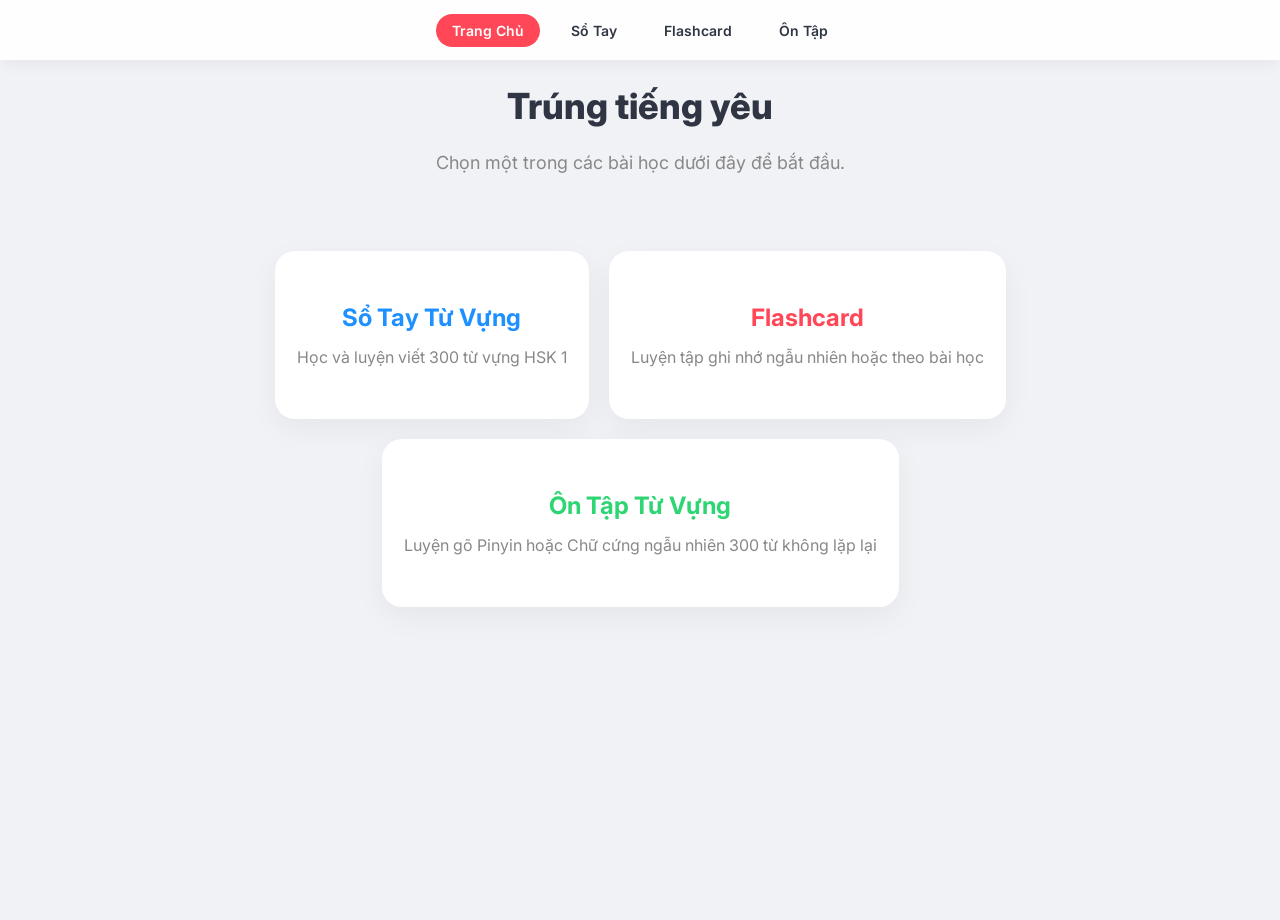
<file: index.html>
<!DOCTYPE html>
<html lang="vi">
<head>
    <meta charset="UTF-8">
    <meta name="viewport" content="width=device-width, initial-scale=1.0">
    <title>Trúng tiếng yêu</title>
    <link rel="stylesheet" href="css/style.css">
</head>
<body>
    <!-- NAVIGATION MENU -->
    <nav class="navbar">
        <ul class="nav-links">
            <li><a href="index.html" class="active">Trang Chủ</a></li>
            <li><a href="sotay.html">Sổ Tay</a></li>
            <li><a href="flashcard.html">Flashcard</a></li>
            <li><a href="ontap.html">Ôn Tập</a></li>
        </ul>
    </nav>

    <!-- MAIN CONTENT -->
    <div style="text-align: center; margin-top: 40px; margin-bottom: 20px;">
        <h1 style="color: var(--secondary); font-size: 36px; font-weight: 800;">Trúng tiếng yêu</h1>
        <p style="color: var(--text-muted); font-size: 18px;">Chọn một trong các bài học dưới đây để bắt đầu.</p>
    </div>

    <div class="home-container">
        <a href="sotay.html" class="menu-card" style="padding: 50px 20px;">
            <h3 style="color: #1e90ff; font-size: 24px;">Sổ Tay Từ Vựng</h3>
            <p style="font-size: 16px;">Học và luyện viết 300 từ vựng HSK 1</p>
        </a>
        <a href="flashcard.html" class="menu-card" style="padding: 50px 20px;">
            <h3 style="color: #ff4757; font-size: 24px;">Flashcard</h3>
            <p style="font-size: 16px;">Luyện tập ghi nhớ ngẫu nhiên hoặc theo bài học</p>
        </a>
        <a href="ontap.html" class="menu-card" style="padding: 50px 20px;">
            <h3 style="color: #2ed573; font-size: 24px;">Ôn Tập Từ Vựng</h3>
            <p style="font-size: 16px;">Luyện gõ Pinyin hoặc Chữ cứng ngẫu nhiên 300 từ không lặp lại</p>
        </a>
    </div>
</body>
</html>
</file>
<file: css/style.css>
@import url('https://fonts.googleapis.com/css2?family=Inter:wght@300;400;600;800&display=swap');

:root {
    --primary: #ff4757;
    --primary-dark: #d32f2f;
    --secondary: #2f3542;
    --bg: #f1f2f6;
    --bg-light: #f5f6fa;
    --text-main: #333;
    --text-muted: #888;
    --card-w: 420px;
    --card-h: 380px;
}

body {
    font-family: 'Inter', 'Segoe UI', system-ui, sans-serif;
    background: var(--bg);
    display: flex;
    flex-direction: column;
    align-items: center;
    /* justify-content: center; */
    min-height: 100vh;
    margin: 0;
    padding-top: 20px;
    /* space for fixed navbar */
}

/* ================================== */
/*          NAVIGATION MENU           */
/* ================================== */
.navbar {
    position: fixed;
    top: 0;
    left: 0;
    width: 100%;
    height: 60px;
    background: rgba(255, 255, 255, 0.9);
    backdrop-filter: blur(10px);
    box-shadow: 0 4px 15px rgba(0, 0, 0, 0.05);
    display: flex;
    justify-content: center;
    align-items: center;
    z-index: 1000;
}

.nav-links {
    display: flex;
    gap: 15px;
    list-style: none;
    padding: 0;
    margin: 0;
    flex-wrap: wrap;
    justify-content: center;
}

.nav-links li a {
    text-decoration: none;
    color: var(--secondary);
    font-weight: 600;
    font-size: 14px;
    padding: 8px 16px;
    border-radius: 20px;
    transition: all 0.3s ease;
}

.nav-links li a:hover,
.nav-links li a.active {
    background: var(--primary);
    color: white;
}

/* DROPDOWN MENU CSS */
.nav-links li {
    position: relative;
}

.nav-links .dropdown-content {
    display: none;
    position: absolute;
    background-color: white;
    min-width: 140px;
    box-shadow: 0px 8px 16px 0px rgba(0, 0, 0, 0.1);
    border-radius: 10px;
    top: 100%;
    left: 50%;
    transform: translateX(-50%);
    padding: 8px 0;
    z-index: 1001;
    list-style: none;
    margin-top: 5px;
}

.nav-links .dropdown-content li {
    width: 100%;
}

.nav-links .dropdown-content li a {
    display: block;
    padding: 10px 15px;
    color: var(--secondary);
    border-radius: 0;
    text-align: center;
    font-size: 13px;
    font-weight: 600;
}

.nav-links .dropdown-content li a:hover,
.nav-links .dropdown-content li a.active {
    background: #f1f2f6;
    color: var(--primary);
}

.nav-links li.dropdown:hover>.dropdown-content,
.nav-links li.dropdown-submenu:hover>.dropdown-content {
    display: block;
}

.nav-links .dropdown-submenu {
    position: relative;
}

.nav-links .dropdown-submenu>.dropdown-content {
    top: 0;
    left: 100%;
    transform: none;
    margin-top: -8px;
    margin-left: 0px;
}

/* ================================== */
/*            INDEX PAGE              */
/* ================================== */
.home-container {
    display: flex;
    flex-wrap: wrap;
    gap: 20px;
    justify-content: center;
    padding: 40px 20px;
    max-width: 1200px;
    width: 100%;
    box-sizing: border-box;
}

.menu-card {
    background: white;
    padding: 30px 20px;
    border-radius: 20px;
    text-align: center;
    box-shadow: 0 10px 30px rgba(0, 0, 0, 0.05);
    text-decoration: none;
    color: var(--secondary);
    transition: transform 0.3s ease, box-shadow 0.3s ease;
    border: 2px solid transparent;
}

.menu-card:hover {
    transform: translateY(-5px);
    box-shadow: 0 15px 35px rgba(0, 0, 0, 0.1);
    border-color: var(--primary);
}

.menu-card h3 {
    margin: 0 0 15px 0;
    font-size: 20px;
}

.menu-card p {
    margin: 0;
    font-size: 14px;
    color: var(--text-muted);
}

/* ================================== */
/*            SỔ TAY (SOTAY)          */
/* ================================== */
.sotay-container {
    display: flex;
    flex-direction: column;
    align-items: center;
    justify-content: center;
    flex-grow: 1;
}

.card-view {
    width: 440px;
    height: auto;
    min-height: 380px;
    background: white;
    border-radius: 20px;
    box-shadow: 0 15px 35px rgba(0, 0, 0, 0.1);
    border: 4px solid white;
    display: flex;
    flex-direction: column;
    align-items: center;
    padding: 15px 20px;
    box-sizing: border-box;
    position: relative;
    max-width: 95vw;
}

.info-header {
    text-align: center;
    width: 100%;
    border-bottom: 2px solid #f1f2f6;
    padding-bottom: 5px;
    margin-bottom: 5px;
}

.info-header .meaning {
    font-size: 28px;
    font-weight: bold;
    color: var(--secondary);
    margin-bottom: 2px;
}

.pinyin-box {
    display: flex;
    align-items: center;
    justify-content: center;
    gap: 10px;
}

.static-hanzi {
    font-size: 24px;
    font-weight: bold;
    color: var(--primary-dark);
}

.pinyin {
    font-size: 20px;
    color: #1e90ff;
    font-weight: bold;
}

#stroke-wrapper {
    display: flex;
    flex-wrap: nowrap;
    justify-content: center;
    align-items: center;
    gap: 8px;
    margin: 5px 0;
    min-height: 150px;
    width: 100%;
    overflow: hidden;
}

.stroke-box {
    background: #fffaf0;
    border: 1px dashed #ccc;
    border-radius: 8px;
    transition: all 0.3s ease;
}

.radical-box {
    display: none !important;
}

.controls {
    margin-top: 10px;
    display: flex;
    align-items: center;
    gap: 15px;
    margin-bottom: 15px;
}

.controls button {
    padding: 10px 20px;
    border: none;
    background: var(--secondary);
    color: white;
    border-radius: 50px;
    cursor: pointer;
    font-weight: bold;
    transition: background 0.3s;
}

.controls button:hover {
    background: var(--primary);
}

#counter {
    font-weight: bold;
    min-width: 80px;
    text-align: center;
    font-size: 16px;
    color: var(--secondary);
}

/* ================================== */
/*        FLASHCARD GAME              */
/* ================================== */
.flashcard-container {
    display: flex;
    flex-direction: column;
    align-items: center;
    justify-content: center;
    flex-grow: 1;
}

.card-container {
    width: var(--card-w);
    height: var(--card-h);
    perspective: 1000px;
    cursor: pointer;
    max-width: 95vw;
}

.card-inner {
    position: relative;
    width: 100%;
    height: 100%;
    transition: transform 0.6s cubic-bezier(0.4, 0, 0.2, 1);
    transform-style: preserve-3d;
}

.card-container.flipped .card-inner {
    transform: rotateY(180deg);
}

.front,
.back {
    position: absolute;
    width: 100%;
    height: 100%;
    backface-visibility: hidden;
    border-radius: 24px;
    box-shadow: 0 10px 30px rgba(0, 0, 0, 0.1);
    border: 4px solid white;
    display: flex;
    flex-direction: column;
    box-sizing: border-box;
    padding: 25px;
}

/* MẶT TRƯỚC */
.front {
    background: linear-gradient(135deg, #1e90ff, #70a1ff);
    color: white;
    align-items: center;
    justify-content: center;
    text-align: center;
}

.front .label {
    font-size: 12px;
    letter-spacing: 3px;
    opacity: 0.8;
    margin-bottom: 20px;
    text-transform: uppercase;
}

.front .meaning {
    font-size: 36px;
    font-weight: 800;
    line-height: 1.2;
}

.front .hint {
    margin-top: 40px;
    font-size: 11px;
    padding: 6px 12px;
    background: rgba(0, 0, 0, 0.15);
    border-radius: 20px;
}

/* MẶT SAU */
.back {
    background: white;
    color: #333;
    transform: rotateY(180deg);
    align-items: center;
}

.back-header {
    width: 100%;
    border-bottom: 1px solid #f1f2f6;
    padding-bottom: 10px;
    margin-bottom: 15px;
    display: flex;
    flex-direction: column;
    align-items: center;
}

.back-header .static-hanzi {
    font-size: 30px;
    font-weight: bold;
    color: var(--primary);
    margin-bottom: 5px;
}

.back-header .pinyin {
    font-size: 24px;
    color: var(--secondary);
    font-weight: 600;
}

.flashcard-container #stroke-wrapper {
    flex-grow: 1;
    display: flex;
    flex-wrap: nowrap;
    justify-content: center;
    align-items: center;
    gap: 8px;
    width: 100%;
    min-height: 140px;
    overflow: hidden;
}

.flashcard-container .stroke-box {
    background: #fffcf5;
    border: 1px dashed #dcdde1;
    border-radius: 12px;
    transition: 0.3s;
}

.replay-btn {
    margin: 10px 0;
    padding: 8px 18px;
    font-size: 11px;
    background: #f1f2f6;
    color: #57606f;
    border: none;
    border-radius: 15px;
    cursor: pointer;
    font-weight: bold;
    transition: background 0.3s;
}

.replay-btn:hover {
    background: #e1e2e6;
}

.radical-info {
    display: none !important;
}

.btn-next {
    padding: 14px 35px;
    border: none;
    background: var(--secondary);
    color: white;
    border-radius: 50px;
    cursor: pointer;
    font-weight: bold;
    font-size: 15px;
    box-shadow: 0 4px 15px rgba(0, 0, 0, 0.2);
    transition: all 0.3s;
}

.btn-next:hover {
    background: var(--primary);
    transform: translateY(-2px);
    box-shadow: 0 6px 20px rgba(0, 0, 0, 0.3);
}

/* RESPONSIVE */
@media (max-width: 768px) {
    .home-container {
        grid-template-columns: repeat(2, 1fr);
    }
}

@media (max-width: 480px) {

    .home-container {
        grid-template-columns: 1fr;
    }

    .card-view,
    .card-container {
        height: 480px;
    }

    .front .meaning {
        font-size: 32px;
    }

    .nav-links li a {
        font-size: 12px;
        padding: 5px 10px;
    }
}

/* ================================== */
/*        ON TAP PAGE STYLES          */
/* ================================== */
.ontap-container {
    width: 90%;
    max-width: 550px;
    margin: 30px auto;
    display: flex;
    flex-direction: column;
    gap: 20px;
}

.score-bar {
    display: flex;
    justify-content: space-between;
    align-items: center;
    background: white;
    padding: 12px 20px;
    border-radius: 12px;
    box-shadow: 0 4px 12px rgba(0,0,0,0.05);
    font-weight: 600;
    font-size: 14px;
    color: var(--secondary);
}

.score-group {
    display: flex;
    gap: 12px;
}

.score-correct {
    color: #006100;
    background: #c6efce;
    padding: 4px 10px;
    border-radius: 8px;
}

.score-wrong {
    color: #9c0006;
    background: #ffc7ce;
    padding: 4px 10px;
    border-radius: 8px;
}

.quiz-card {
    background: white;
    border-radius: 16px;
    padding: 35px 25px;
    box-shadow: 0 10px 30px rgba(0,0,0,0.06);
    display: flex;
    flex-direction: column;
    align-items: center;
    text-align: center;
    gap: 25px;
}

.quiz-label {
    font-size: 12px;
    letter-spacing: 2px;
    color: var(--text-muted);
    font-weight: 800;
    text-transform: uppercase;
}

.quiz-meaning {
    font-size: 28px;
    font-weight: 800;
    color: var(--secondary);
    line-height: 1.3;
}

.quiz-form {
    width: 100%;
    display: flex;
    flex-direction: column;
    gap: 15px;
    align-items: center;
}

.quiz-input {
    width: 100%;
    box-sizing: border-box;
    padding: 14px 18px;
    font-size: 18px;
    font-family: 'SimSun', 'Inter', sans-serif;
    border: 2px solid #e1e2e6;
    border-radius: 12px;
    text-align: center;
    outline: none;
    transition: border-color 0.3s;
}

.quiz-input:focus {
    border-color: var(--primary);
    box-shadow: 0 0 0 3px rgba(255, 71, 87, 0.15);
}

.btn-action {
    width: 100%;
    padding: 14px;
    border: none;
    border-radius: 12px;
    font-size: 15px;
    font-weight: 800;
    cursor: pointer;
    transition: all 0.3s;
}

.btn-submit {
    background: var(--primary);
    color: white;
}

.btn-submit:hover {
    background: var(--primary-dark);
}

.btn-next {
    background: var(--secondary);
    color: white;
}

.btn-next:hover {
    background: #1e222d;
}

.btn-correct {
    background: #2ed573 !important;
    color: white !important;
}

.btn-correct:hover {
    background: #25b862 !important;
}

.btn-wrong {
    background: #ff4757 !important;
    color: white !important;
}

.btn-wrong:hover {
    background: #e03b4b !important;
}

.input-correct {
    border-color: #2ed573 !important;
    box-shadow: 0 0 0 3px rgba(46, 213, 115, 0.25) !important;
}

.input-wrong {
    border-color: #ff4757 !important;
    box-shadow: 0 0 0 3px rgba(255, 71, 87, 0.25) !important;
}


/* RESULT CONTAINER */
.result-container {
    width: 100%;
    box-sizing: border-box;
    padding: 20px;
    border-radius: 12px;
    display: flex;
    flex-direction: column;
    align-items: center;
    gap: 10px;
    margin-top: 10px;
}

.result-correct {
    background: #f0fff4;
    border: 2px solid #c6efce;
}

.result-wrong {
    background: #fff5f5;
    border: 2px solid #ffc7ce;
}

.status-badge {
    font-size: 14px;
    font-weight: 800;
    padding: 6px 20px;
    border-radius: 20px;
    letter-spacing: 1px;
}

.badge-correct {
    background: #c6efce;
    color: #006100;
}

.badge-wrong {
    background: #ffc7ce;
    color: #9c0006;
}

.answer-details {
    display: flex;
    flex-direction: column;
    align-items: center;
    gap: 4px;
    margin-top: 5px;
}

.answer-hanzi {
    font-family: 'SimSun', serif;
    font-size: 32px;
    font-weight: bold;
    color: var(--secondary);
}

.answer-pinyin {
    font-size: 18px;
    color: #57606f;
    font-weight: 600;
}

.hidden {
    display: none !important;
}
</file>
